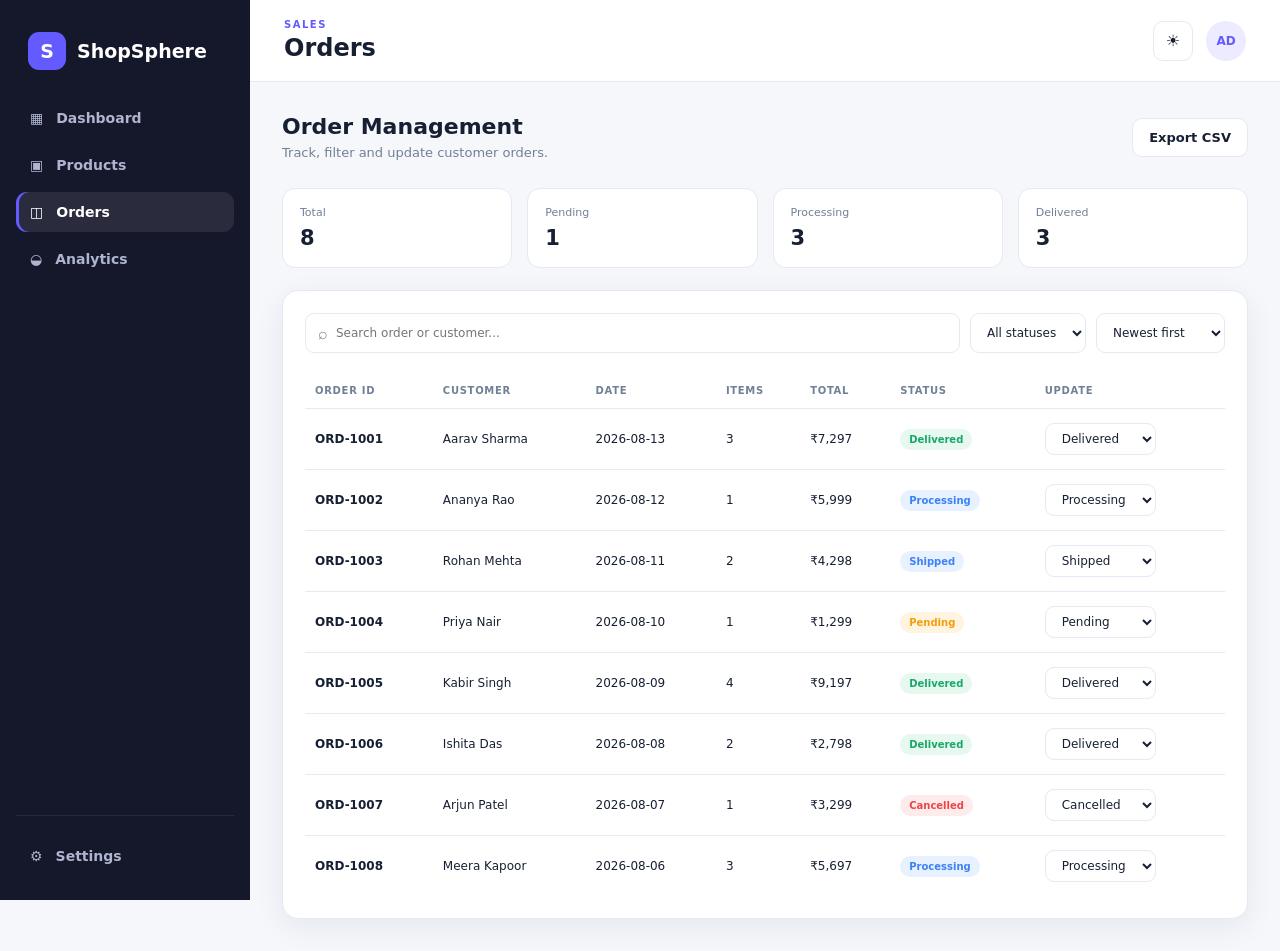
<file: ShopSphere/orders.html>
<!DOCTYPE html>
<html lang="en">

<head>

<meta charset="UTF-8">

<meta
  name="viewport"
  content="width=device-width, initial-scale=1.0"
>

<title>
ShopSphere Admin | Orders
</title>

<link
  rel="stylesheet"
  href="css/style.css"
>

</head>


<body>


<div class="app-shell">


<aside
  class="sidebar"
  id="sidebar"
>


<div class="brand">

<span class="brand-mark">
S
</span>

<span>
ShopSphere
</span>

</div>


<nav>

<a
class="nav-link"
href="index.html"
>
▦ <span>Dashboard</span>
</a>


<a
class="nav-link"
href="products.html"
>
▣ <span>Products</span>
</a>


<a
class="nav-link active"
href="orders.html"
>
◫ <span>Orders</span>
</a>


<a
class="nav-link"
href="analytics.html"
>
◒ <span>Analytics</span>
</a>

</nav>


<div class="sidebar-bottom">

<a
class="nav-link"
href="#settings"
>
⚙ <span>Settings</span>
</a>

</div>


</aside>



<main class="main">


<header class="topbar">


<button
class="icon-btn mobile-menu"
id="menuBtn"
>
☰
</button>


<div>

<p class="eyebrow">
SALES
</p>

<h1>
Orders
</h1>

</div>


<div class="top-actions">

<button
class="icon-btn"
id="themeBtn"
>
☀️
</button>

<div class="avatar">
AD
</div>

</div>


</header>



<section class="page-content">


<div class="page-title-row">

<div>

<h2>
Order Management
</h2>

<p class="muted">
Track, filter and update customer orders.
</p>

</div>


<button
class="btn secondary"
id="exportOrders"
>
Export CSV
</button>

</div>



<div class="order-summary">


<div>

<span>
Total
</span>

<strong id="orderCount">
0
</strong>

</div>


<div>

<span>
Pending
</span>

<strong id="pendingCount">
0
</strong>

</div>


<div>

<span>
Processing
</span>

<strong id="processingCount">
0
</strong>

</div>


<div>

<span>
Delivered
</span>

<strong id="deliveredCount">
0
</strong>

</div>


</div>



<section class="panel">


<div class="toolbar">


<div class="search-box">

<span>
⌕
</span>

<input
id="orderSearch"
placeholder="Search order or customer..."
>

</div>


<select
id="orderStatusFilter"
class="select"
>

<option value="all">
All statuses
</option>

<option>
Pending
</option>

<option>
Processing
</option>

<option>
Shipped
</option>

<option>
Delivered
</option>

<option>
Cancelled
</option>

</select>


<select
id="orderSort"
class="select"
>

<option value="newest">
Newest first
</option>

<option value="oldest">
Oldest first
</option>

<option value="high">
Highest value
</option>

<option value="low">
Lowest value
</option>

</select>


</div>



<div class="table-scroll">


<table>


<thead>

<tr>

<th>
Order ID
</th>

<th>
Customer
</th>

<th>
Date
</th>

<th>
Items
</th>

<th>
Total
</th>

<th>
Status
</th>

<th>
Update
</th>

</tr>

</thead>


<tbody
id="ordersTable"
></tbody>


</table>


</div>


</section>


</section>


</main>


</div>


<script src="js/app.js"></script>

<script src="js/orders.js"></script>


</body>

</html>
</file>
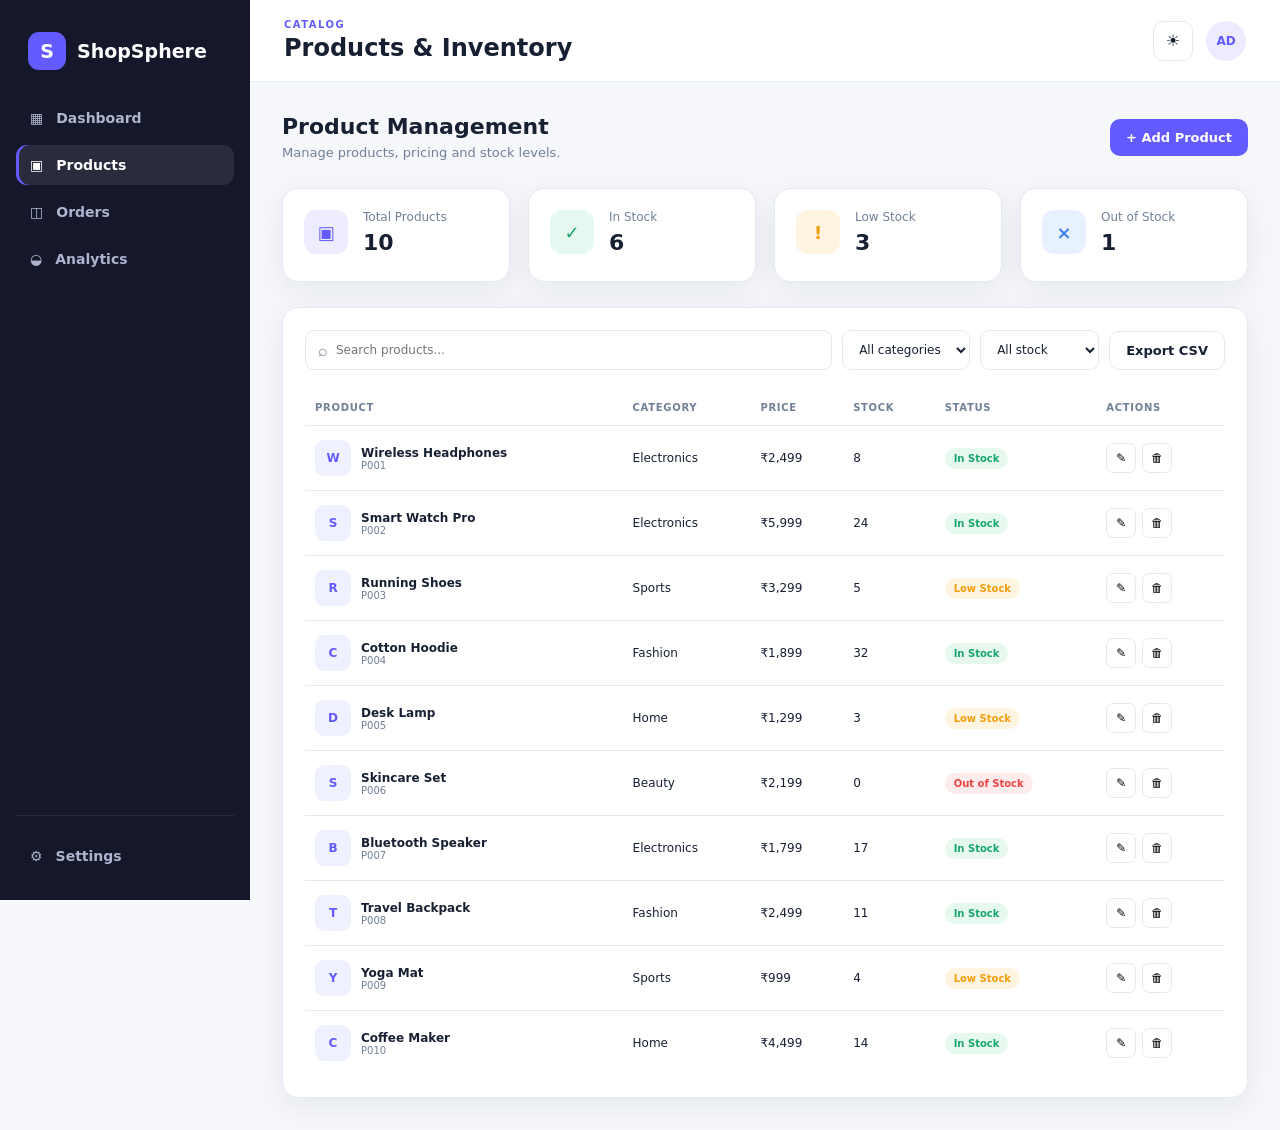
<file: ShopSphere/products.html>
<!DOCTYPE html>
<html lang="en">

<head>

  <meta charset="UTF-8">

  <meta
    name="viewport"
    content="width=device-width, initial-scale=1.0"
  >

  <title>ShopSphere Admin | Products</title>

  <link
    rel="stylesheet"
    href="css/style.css"
  >

</head>


<body>

<div class="app-shell">


  <!-- SIDEBAR -->

  <aside
    class="sidebar"
    id="sidebar"
  >

    <div class="brand">

      <span class="brand-mark">
        S
      </span>

      <span>
        ShopSphere
      </span>

    </div>


    <nav>

      <a
        class="nav-link"
        href="index.html"
      >
        ▦ <span>Dashboard</span>
      </a>

      <a
        class="nav-link active"
        href="products.html"
      >
        ▣ <span>Products</span>
      </a>

      <a
        class="nav-link"
        href="orders.html"
      >
        ◫ <span>Orders</span>
      </a>

      <a
        class="nav-link"
        href="analytics.html"
      >
        ◒ <span>Analytics</span>
      </a>

    </nav>


    <div class="sidebar-bottom">

      <a
        class="nav-link"
        href="#settings"
      >
        ⚙ <span>Settings</span>
      </a>

    </div>

  </aside>


  <!-- MAIN -->

  <main class="main">


    <header class="topbar">

      <button
        class="icon-btn mobile-menu"
        id="menuBtn"
      >
        ☰
      </button>


      <div>

        <p class="eyebrow">
          CATALOG
        </p>

        <h1>
          Products & Inventory
        </h1>

      </div>


      <div class="top-actions">

        <button
          class="icon-btn"
          id="themeBtn"
        >
          ☀️
        </button>

        <div class="avatar">
          AD
        </div>

      </div>

    </header>


    <section class="page-content">


      <div class="page-title-row">

        <div>

          <h2>
            Product Management
          </h2>

          <p class="muted">
            Manage products, pricing and stock levels.
          </p>

        </div>


        <button
          class="btn primary"
          id="addProductBtn"
        >
          + Add Product
        </button>

      </div>


      <!-- PRODUCT STATISTICS -->

      <div class="stats-grid compact">


        <article class="stat-card">

          <div class="stat-icon purple">
            ▣
          </div>

          <div>

            <p>
              Total Products
            </p>

            <h3 id="productTotal">
              0
            </h3>

          </div>

        </article>


        <article class="stat-card">

          <div class="stat-icon green">
            ✓
          </div>

          <div>

            <p>
              In Stock
            </p>

            <h3 id="inStockTotal">
              0
            </h3>

          </div>

        </article>


        <article class="stat-card">

          <div class="stat-icon orange">
            !
          </div>

          <div>

            <p>
              Low Stock
            </p>

            <h3 id="lowStockTotal">
              0
            </h3>

          </div>

        </article>


        <article class="stat-card">

          <div class="stat-icon blue">
            ×
          </div>

          <div>

            <p>
              Out of Stock
            </p>

            <h3 id="outStockTotal">
              0
            </h3>

          </div>

        </article>


      </div>


      <!-- PRODUCTS TABLE -->

      <section class="panel">


        <div class="toolbar">


          <div class="search-box">

            <span>
              ⌕
            </span>

            <input
              id="productSearch"
              placeholder="Search products..."
            >

          </div>


          <select
            id="categoryFilter"
            class="select"
          >

            <option value="all">
              All categories
            </option>

          </select>


          <select
            id="stockFilter"
            class="select"
          >

            <option value="all">
              All stock
            </option>

            <option value="in">
              In stock
            </option>

            <option value="low">
              Low stock
            </option>

            <option value="out">
              Out of stock
            </option>

          </select>


          <button
            class="btn secondary"
            id="exportProducts"
          >
            Export CSV
          </button>


        </div>


        <div class="table-scroll">

          <table>

            <thead>

              <tr>

                <th>
                  Product
                </th>

                <th>
                  Category
                </th>

                <th>
                  Price
                </th>

                <th>
                  Stock
                </th>

                <th>
                  Status
                </th>

                <th>
                  Actions
                </th>

              </tr>

            </thead>


            <tbody
              id="productsTable"
            ></tbody>

          </table>

        </div>

      </section>


    </section>

  </main>

</div>



<!-- PRODUCT MODAL -->

<div
  class="modal-backdrop"
  id="productModal"
>

  <div class="modal">


    <div class="modal-head">

      <div>

        <h3 id="modalTitle">
          Add Product
        </h3>

        <p class="muted">
          Update product information.
        </p>

      </div>


      <button
        class="close-btn"
        id="closeModal"
      >
        ×
      </button>

    </div>


    <form id="productForm">


      <input
        type="hidden"
        id="productId"
      >


      <div class="form-grid">


        <label>

          Product Name

          <input
            id="productName"
            required
          >

        </label>


        <label>

          Category

          <select
            id="productCategory"
            required
          >

            <option>
              Electronics
            </option>

            <option>
              Fashion
            </option>

            <option>
              Home
            </option>

            <option>
              Beauty
            </option>

            <option>
              Sports
            </option>

          </select>

        </label>


        <label>

          Price (₹)

          <input
            id="productPrice"
            type="number"
            min="0"
            required
          >

        </label>


        <label>

          Stock

          <input
            id="productStock"
            type="number"
            min="0"
            required
          >

        </label>


        <label class="full">

          Description

          <textarea
            id="productDescription"
            rows="3"
          ></textarea>

        </label>


      </div>


      <div class="modal-actions">

        <button
          type="button"
          class="btn secondary"
          id="cancelModal"
        >
          Cancel
        </button>

        <button
          class="btn primary"
        >
          Save Product
        </button>

      </div>


    </form>

  </div>

</div>


<script src="js/app.js"></script>
<script src="js/products.js"></script>

</body>

</html>
</file>
<file: ShopSphere/css/style.css>
/* ================================
   SHOPSPHERE ADMIN DASHBOARD
   ================================ */

:root {
  --bg: #f5f7fb;
  --surface: #ffffff;
  --surface-2: #f8fafc;
  --text: #172033;
  --muted: #718096;
  --border: #e5e9f2;

  --primary: #635bff;
  --primary-dark: #5148e5;

  --green: #18a76b;
  --orange: #f59e0b;
  --red: #ef4444;
  --blue: #3b82f6;

  --sidebar: #15172b;
  --sidebar-text: #aeb5cf;

  --shadow: 0 8px 30px rgba(20, 30, 60, 0.07);

  --radius: 16px;
}

* {
  box-sizing: border-box;
  margin: 0;
  padding: 0;
}

html {
  scroll-behavior: smooth;
}

body {
  font-family:
    Inter,
    ui-sans-serif,
    system-ui,
    -apple-system,
    BlinkMacSystemFont,
    "Segoe UI",
    sans-serif;

  background: var(--bg);
  color: var(--text);

  min-height: 100vh;
}

button,
input,
select,
textarea {
  font: inherit;
}

button {
  cursor: pointer;
}

a {
  color: var(--primary);
  text-decoration: none;
}

/* ================================
   APP LAYOUT
   ================================ */

.app-shell {
  display: flex;
  min-height: 100vh;
}

/* ================================
   SIDEBAR
   ================================ */

.sidebar {
  width: 250px;
  min-height: 100vh;

  background: var(--sidebar);
  color: white;

  padding: 24px 16px;

  display: flex;
  flex-direction: column;

  position: fixed;
  left: 0;
  top: 0;
  bottom: 0;

  z-index: 100;
}

.brand {
  display: flex;
  align-items: center;
  gap: 11px;

  font-size: 19px;
  font-weight: 800;

  padding: 8px 12px 28px;
}

.brand-mark {
  width: 38px;
  height: 38px;

  display: grid;
  place-items: center;

  border-radius: 11px;

  background: var(--primary);

  color: white;

  font-weight: 900;
}

.sidebar nav {
  display: flex;
  flex-direction: column;
  gap: 7px;
}

.nav-link {
  width: 100%;

  display: flex;
  align-items: center;

  gap: 13px;

  padding: 12px 14px;

  border-radius: 11px;

  color: var(--sidebar-text);

  background: transparent;

  border: none;

  font-size: 14px;
  font-weight: 600;

  transition: 0.2s;
}

.nav-link:hover,
.nav-link.active {
  background: rgba(255, 255, 255, 0.09);
  color: white;
}

.nav-link.active {
  box-shadow: inset 3px 0 0 var(--primary);
}

.sidebar-bottom {
  margin-top: auto;

  padding-top: 20px;

  border-top: 1px solid rgba(255, 255, 255, 0.08);
}

/* ================================
   MAIN
   ================================ */

.main {
  margin-left: 250px;

  width: calc(100% - 250px);

  min-height: 100vh;
}

/* ================================
   TOPBAR
   ================================ */

.topbar {
  height: 82px;

  padding: 0 34px;

  background: var(--surface);

  border-bottom: 1px solid var(--border);

  display: flex;
  align-items: center;
  justify-content: space-between;

  position: sticky;
  top: 0;

  z-index: 50;
}

.topbar h1 {
  font-size: 24px;
  line-height: 1.2;
}

.eyebrow {
  color: var(--primary);

  font-size: 10px;

  letter-spacing: 1.5px;

  font-weight: 800;

  margin-bottom: 4px;
}

.top-actions {
  display: flex;
  align-items: center;
  gap: 13px;
}

.avatar {
  width: 40px;
  height: 40px;

  display: grid;
  place-items: center;

  border-radius: 50%;

  background: #ecebff;

  color: var(--primary);

  font-size: 12px;
  font-weight: 800;
}

.icon-btn {
  border: 1px solid var(--border);

  background: var(--surface);

  width: 40px;
  height: 40px;

  border-radius: 10px;

  color: var(--text);
}

.icon-btn:hover {
  background: var(--surface-2);
}

.mobile-menu {
  display: none;
}

/* ================================
   PAGE CONTENT
   ================================ */

.page-content {
  padding: 32px;
  max-width: 1600px;
  margin: auto;
}

.welcome-row,
.page-title-row {
  display: flex;
  align-items: center;
  justify-content: space-between;

  gap: 20px;

  margin-bottom: 28px;
}

.page-title-row h2,
.welcome-row h2 {
  font-size: 22px;
  margin-bottom: 6px;
}

.muted {
  color: var(--muted);
  font-size: 13px;
}

/* ================================
   BUTTONS
   ================================ */

.btn {
  border: none;

  border-radius: 10px;

  padding: 11px 16px;

  font-size: 13px;

  font-weight: 700;

  display: inline-flex;
  align-items: center;
  justify-content: center;

  gap: 7px;

  transition: 0.2s;
}

.btn.primary {
  color: white;

  background: var(--primary);
}

.btn.primary:hover {
  background: var(--primary-dark);

  transform: translateY(-1px);
}

.btn.secondary {
  color: var(--text);

  background: var(--surface);

  border: 1px solid var(--border);
}

.btn.secondary:hover {
  background: var(--surface-2);
}

/* ================================
   STATS
   ================================ */

.stats-grid {
  display: grid;

  grid-template-columns:
    repeat(4, minmax(0, 1fr));

  gap: 18px;

  margin-bottom: 22px;
}

.stats-grid.compact {
  margin-bottom: 25px;
}

.stat-card {
  background: var(--surface);

  border: 1px solid var(--border);

  border-radius: var(--radius);

  padding: 21px;

  box-shadow: var(--shadow);

  display: flex;

  gap: 15px;

  align-items: flex-start;

  transition: 0.2s;
}

.stat-card:hover {
  transform: translateY(-2px);
}

.stat-icon {
  width: 44px;
  height: 44px;

  flex: 0 0 44px;

  display: grid;
  place-items: center;

  border-radius: 12px;

  font-weight: 900;

  font-size: 18px;
}

.stat-icon.purple {
  background: #eeecff;
  color: var(--primary);
}

.stat-icon.blue {
  background: #e8f1ff;
  color: var(--blue);
}

.stat-icon.green {
  background: #e6f8ef;
  color: var(--green);
}

.stat-icon.orange {
  background: #fff4df;
  color: var(--orange);
}

.stat-card p {
  color: var(--muted);

  font-size: 12px;

  margin-bottom: 6px;
}

.stat-card h3 {
  font-size: 22px;

  margin-bottom: 5px;
}

.stat-card small {
  color: var(--muted);

  font-size: 10px;

  margin-left: 4px;
}

.positive {
  color: var(--green);

  font-size: 11px;

  font-weight: 800;
}

.warning {
  color: var(--orange);

  font-size: 11px;

  font-weight: 800;
}

/* ================================
   DASHBOARD GRID
   ================================ */

.dashboard-grid {
  display: grid;

  grid-template-columns:
    minmax(0, 1.6fr)
    minmax(280px, 0.9fr);

  gap: 20px;
}

.panel {
  background: var(--surface);

  border: 1px solid var(--border);

  border-radius: var(--radius);

  padding: 22px;

  box-shadow: var(--shadow);

  min-width: 0;
}

.panel-head {
  display: flex;

  align-items: flex-start;

  justify-content: space-between;

  gap: 20px;

  margin-bottom: 18px;
}

.panel-head h3 {
  font-size: 16px;

  margin-bottom: 5px;
}

.panel-head a {
  font-size: 12px;

  font-weight: 700;
}

.chart-panel {
  min-height: 390px;
}

.chart-wrap {
  height: 290px;

  position: relative;
}

.chart-wrap.small {
  height: 230px;
}

.chart-wrap canvas {
  width: 100% !important;
  height: 100% !important;
}

/* ================================
   INVENTORY ALERTS
   ================================ */

.alert-list {
  display: flex;
  flex-direction: column;

  gap: 10px;

  max-height: 290px;

  overflow-y: auto;
}

.alert-item {
  display: flex;

  align-items: center;

  gap: 11px;

  padding: 12px;

  border-radius: 11px;

  background: var(--surface-2);
}

.alert-icon {
  width: 34px;
  height: 34px;

  display: grid;
  place-items: center;

  border-radius: 9px;

  font-weight: 800;
}

.alert-icon.low {
  background: #fff4df;
  color: var(--orange);
}

.alert-icon.out {
  background: #feecec;
  color: var(--red);
}

.alert-info {
  min-width: 0;

  flex: 1;
}

.alert-info strong {
  display: block;

  font-size: 12px;

  white-space: nowrap;

  overflow: hidden;

  text-overflow: ellipsis;
}

.alert-info span {
  color: var(--muted);

  font-size: 10px;
}

/* ================================
   TABLE
   ================================ */

.table-scroll {
  width: 100%;

  overflow-x: auto;
}

table {
  width: 100%;

  border-collapse: collapse;

  min-width: 700px;
}

th {
  text-align: left;

  padding: 12px 10px;

  font-size: 10px;

  text-transform: uppercase;

  letter-spacing: 0.7px;

  color: var(--muted);

  border-bottom: 1px solid var(--border);
}

td {
  padding: 14px 10px;

  font-size: 12px;

  border-bottom: 1px solid var(--border);
}

tbody tr:last-child td {
  border-bottom: none;
}

tbody tr:hover {
  background: var(--surface-2);
}

.product-cell {
  display: flex;

  align-items: center;

  gap: 10px;
}

.product-image {
  width: 36px;
  height: 36px;

  border-radius: 9px;

  display: grid;
  place-items: center;

  background: #f0f1ff;

  color: var(--primary);

  font-weight: 800;
}

.product-cell strong {
  font-size: 12px;
}

.product-cell span {
  display: block;

  color: var(--muted);

  font-size: 10px;
}

/* ================================
   BADGES
   ================================ */

.badge {
  display: inline-flex;

  align-items: center;

  padding: 5px 9px;

  border-radius: 20px;

  font-size: 10px;

  font-weight: 800;
}

.badge.success {
  background: #e7f8ef;
  color: var(--green);
}

.badge.warning {
  background: #fff4df;
  color: var(--orange);
}

.badge.danger {
  background: #feecec;
  color: var(--red);
}

.badge.info {
  background: #e8f1ff;
  color: var(--blue);
}

.badge.neutral {
  background: #eef0f5;
  color: #667085;
}

/* ================================
   TOOLBAR
   ================================ */

.toolbar {
  display: flex;

  align-items: center;

  gap: 10px;

  flex-wrap: wrap;

  margin-bottom: 20px;
}

.search-box {
  flex: 1;

  min-width: 210px;

  height: 40px;

  display: flex;

  align-items: center;

  gap: 8px;

  padding: 0 12px;

  border: 1px solid var(--border);

  border-radius: 9px;

  background: var(--surface);
}

.search-box span {
  color: var(--muted);
}

.search-box input {
  width: 100%;

  border: none;

  outline: none;

  background: transparent;

  color: var(--text);

  font-size: 12px;
}

.select {
  height: 40px;

  border: 1px solid var(--border);

  border-radius: 9px;

  padding: 0 12px;

  background: var(--surface);

  color: var(--text);

  outline: none;

  font-size: 12px;
}

/* ================================
   PRODUCT ACTIONS
   ================================ */

.action-group {
  display: flex;

  gap: 6px;
}

.small-btn {
  width: 30px;
  height: 30px;

  border: 1px solid var(--border);

  background: var(--surface);

  border-radius: 7px;

  font-size: 12px;
}

.small-btn:hover {
  background: var(--surface-2);
}

/* ================================
   MODAL
   ================================ */

.modal-backdrop {
  position: fixed;

  inset: 0;

  background: rgba(10, 15, 30, 0.55);

  display: none;

  align-items: center;
  justify-content: center;

  padding: 20px;

  z-index: 1000;
}

.modal-backdrop.show {
  display: flex;
}

.modal {
  width: min(600px, 100%);

  background: var(--surface);

  border-radius: 18px;

  padding: 25px;

  box-shadow: 0 30px 80px rgba(0, 0, 0, 0.25);
}

.modal-head {
  display: flex;

  justify-content: space-between;

  gap: 20px;

  margin-bottom: 22px;
}

.modal-head h3 {
  margin-bottom: 5px;
}

.close-btn {
  width: 35px;
  height: 35px;

  border: none;

  background: var(--surface-2);

  border-radius: 8px;

  font-size: 20px;
}

.form-grid {
  display: grid;

  grid-template-columns: 1fr 1fr;

  gap: 16px;
}

.form-grid label {
  display: flex;

  flex-direction: column;

  gap: 7px;

  color: var(--muted);

  font-size: 11px;

  font-weight: 700;
}

.form-grid input,
.form-grid select,
.form-grid textarea {
  border: 1px solid var(--border);

  background: var(--surface);

  color: var(--text);

  border-radius: 9px;

  padding: 10px;

  outline: none;

  resize: vertical;
}

.form-grid input:focus,
.form-grid select:focus,
.form-grid textarea:focus {
  border-color: var(--primary);
}

.form-grid .full {
  grid-column: 1 / -1;
}

.modal-actions {
  display: flex;

  justify-content: flex-end;

  gap: 10px;

  margin-top: 24px;
}

/* ================================
   ORDER SUMMARY
   ================================ */

.order-summary {
  display: grid;

  grid-template-columns: repeat(4, 1fr);

  gap: 15px;

  margin-bottom: 22px;
}

.order-summary > div {
  background: var(--surface);

  border: 1px solid var(--border);

  border-radius: 13px;

  padding: 17px;
}

.order-summary span {
  display: block;

  color: var(--muted);

  font-size: 11px;

  margin-bottom: 7px;
}

.order-summary strong {
  font-size: 21px;
}

/* ================================
   ANALYTICS
   ================================ */

.analytics-grid {
  display: grid;

  grid-template-columns:
    minmax(0, 1.5fr)
    minmax(280px, 0.8fr);

  gap: 20px;

  margin-bottom: 20px;
}

.analytics-grid .wide {
  grid-column: 1 / -1;
}

.range-group {
  display: flex;

  background: var(--surface);

  border: 1px solid var(--border);

  padding: 4px;

  border-radius: 9px;
}

.range-btn {
  border: none;

  background: transparent;

  color: var(--muted);

  padding: 7px 11px;

  border-radius: 6px;

  font-size: 11px;

  font-weight: 700;
}

.range-btn.active {
  background: var(--primary);

  color: white;
}

.highlight-grid {
  display: grid;

  grid-template-columns: repeat(4, 1fr);

  gap: 15px;
}

.highlight-grid > div {
  padding: 16px;

  border-radius: 12px;

  background: var(--surface-2);
}

.highlight-grid strong,
.highlight-grid span,
.highlight-grid small {
  display: block;
}

.highlight-grid strong {
  color: var(--muted);

  font-size: 10px;

  margin-bottom: 7px;
}

.highlight-grid span {
  font-size: 13px;

  font-weight: 800;

  margin-bottom: 5px;
}

.highlight-grid small {
  color: var(--muted);

  font-size: 10px;
}

/* ================================
   DRAG & DROP
   ================================ */

.draggable-widget {
  cursor: grab;
}

.draggable-widget.dragging {
  opacity: 0.45;

  transform: scale(0.98);
}

.tip {
  margin-top: 20px;

  padding: 13px 16px;

  border-radius: 10px;

  background: #eeecff;

  color: #4c45a5;

  font-size: 11px;
}

/* ================================
   DARK MODE
   ================================ */

body.dark {
  --bg: #0d1020;

  --surface: #15192b;

  --surface-2: #1b2035;

  --text: #f3f5fa;

  --muted: #98a2b8;

  --border: #292f45;

  --sidebar: #090b16;

  --shadow: 0 8px 30px rgba(0, 0, 0, 0.2);
}

body.dark .avatar {
  background: #252448;

  color: #aaa5ff;
}

body.dark .tip {
  background: #252448;

  color: #b8b5ff;
}

/* ================================
   RESPONSIVE
   ================================ */

@media (max-width: 1100px) {

  .stats-grid {
    grid-template-columns:
      repeat(2, 1fr);
  }

  .dashboard-grid,
  .analytics-grid {
    grid-template-columns: 1fr;
  }

  .analytics-grid .wide {
    grid-column: auto;
  }

  .highlight-grid {
    grid-template-columns:
      repeat(2, 1fr);
  }

}

@media (max-width: 800px) {

  .sidebar {
    transform: translateX(-100%);

    transition: 0.25s;
  }

  .sidebar.open {
    transform: translateX(0);
  }

  .main {
    margin-left: 0;

    width: 100%;
  }

  .mobile-menu {
    display: block;
  }

  .topbar {
    padding: 0 18px;

    gap: 12px;
  }

  .page-content {
    padding: 22px 17px;
  }

  .welcome-row,
  .page-title-row {
    align-items: flex-start;

    flex-direction: column;
  }

  .order-summary {
    grid-template-columns:
      repeat(2, 1fr);
  }

}

@media (max-width: 560px) {

  .stats-grid {
    grid-template-columns: 1fr;
  }

  .order-summary {
    grid-template-columns: 1fr 1fr;
  }

  .form-grid {
    grid-template-columns: 1fr;
  }

  .form-grid .full {
    grid-column: auto;
  }

  .highlight-grid {
    grid-template-columns: 1fr;
  }

  .topbar h1 {
    font-size: 19px;
  }

  .top-actions .icon-btn {
    display: none;
  }

  .brand {
    padding-top: 10px;
  }

}
</file>
